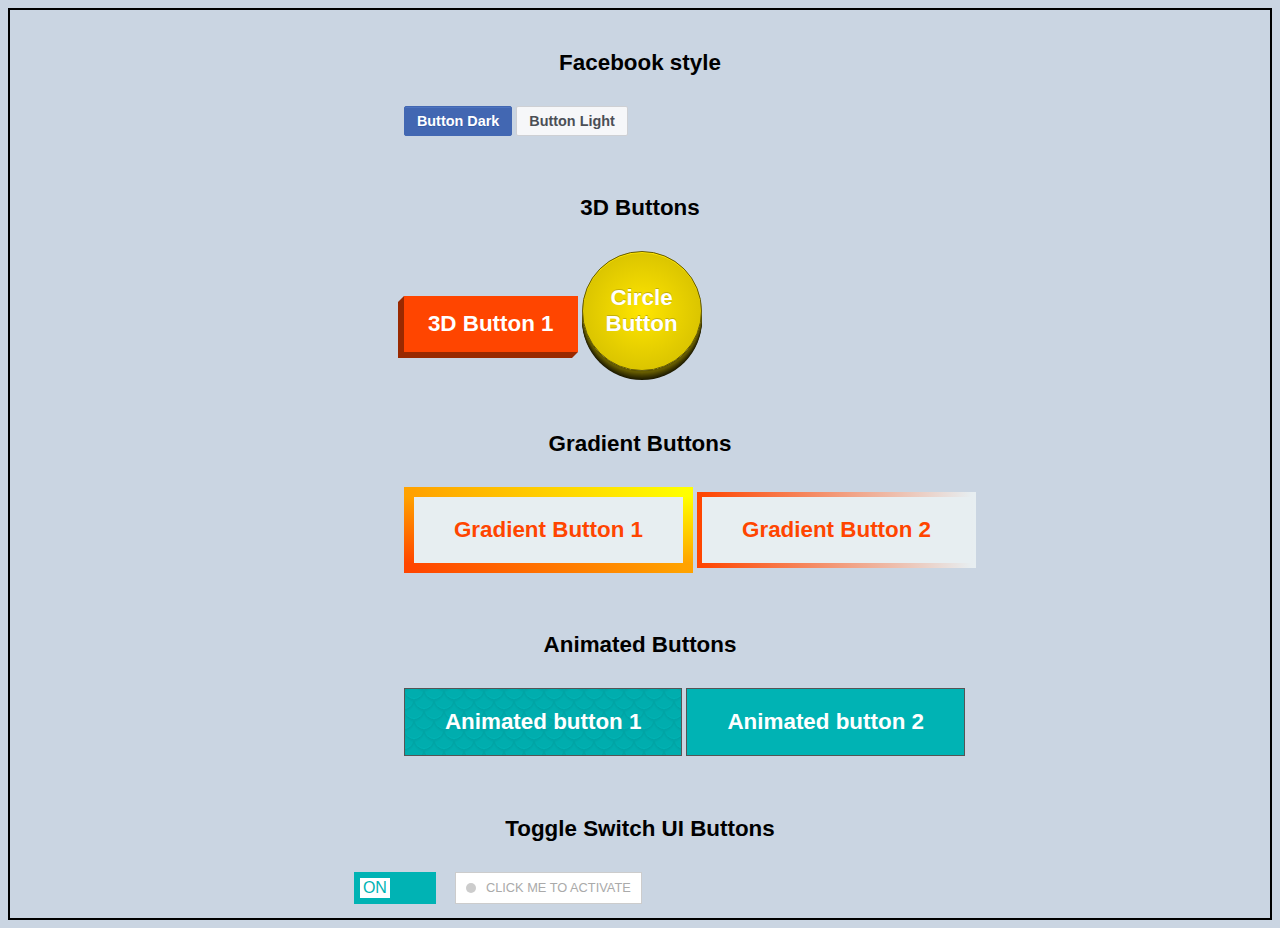
<file: Buttons/index.html>
<!DOCTYPE html>
<html lang="en">
<head>
    <meta charset="UTF-8">
    <meta http-equiv="X-UA-Compatible" content="IE=edge">
    <meta name="viewport" content="width=device-width, initial-scale=1.0">
    <title>Buttons</title>

    <link rel="stylesheet" href="style.css">
</head>
<body>
    <div class="container">

        <section >
            <h4>Facebook style</h4>
            <button type ="button" name="button" class="facebook-style-btn facebook-style-dark">Button Dark</button>

            <button type ="button" name="button" class="facebook-style-btn facebook-style-light">Button Light
            </button>
        </section>

        <section >
            <h4>3D Buttons</h4>
            <button type ="button" name="button" class="btn-3d-1">3D Button 1</button>

            <button type ="button" name="button" class="btn-3d-2">Circle Button
            </button>
        </section>

        <section >
            <h4>Gradient Buttons</h4>
            <button type ="button" name="button" class="grad-btn-1">Gradient Button 1</button>

            <button type ="button" name="button" class="grad-btn-2">Gradient Button 2
            </button>
        </section>

        <section>

            <h4>Animated Buttons</h4>
  
            <button type="button" name="button" class="animated-button-1">Animated button 1</button>
            
            <button type="button" name="button" class="animated-button-2">Animated button 2</button>
  
          </section>

          <section>

            <h4>Toggle Switch UI Buttons</h4>
  
            <label for="toggle1" class="toggle-1">
              <input type="checkbox" id="toggle1" class="toggle-1__input" />
              <span class="toggle-1__button"></span>
            </label>
  
            <label for="toggle2" class="toggle-2">
              <input type="checkbox" id="toggle2" class="toggle-2__input" />
              <span class="toggle-2__button">Click me to activate</span>
            </label>
          </section>
                

    </div>
    
</body>
</html>
</file>
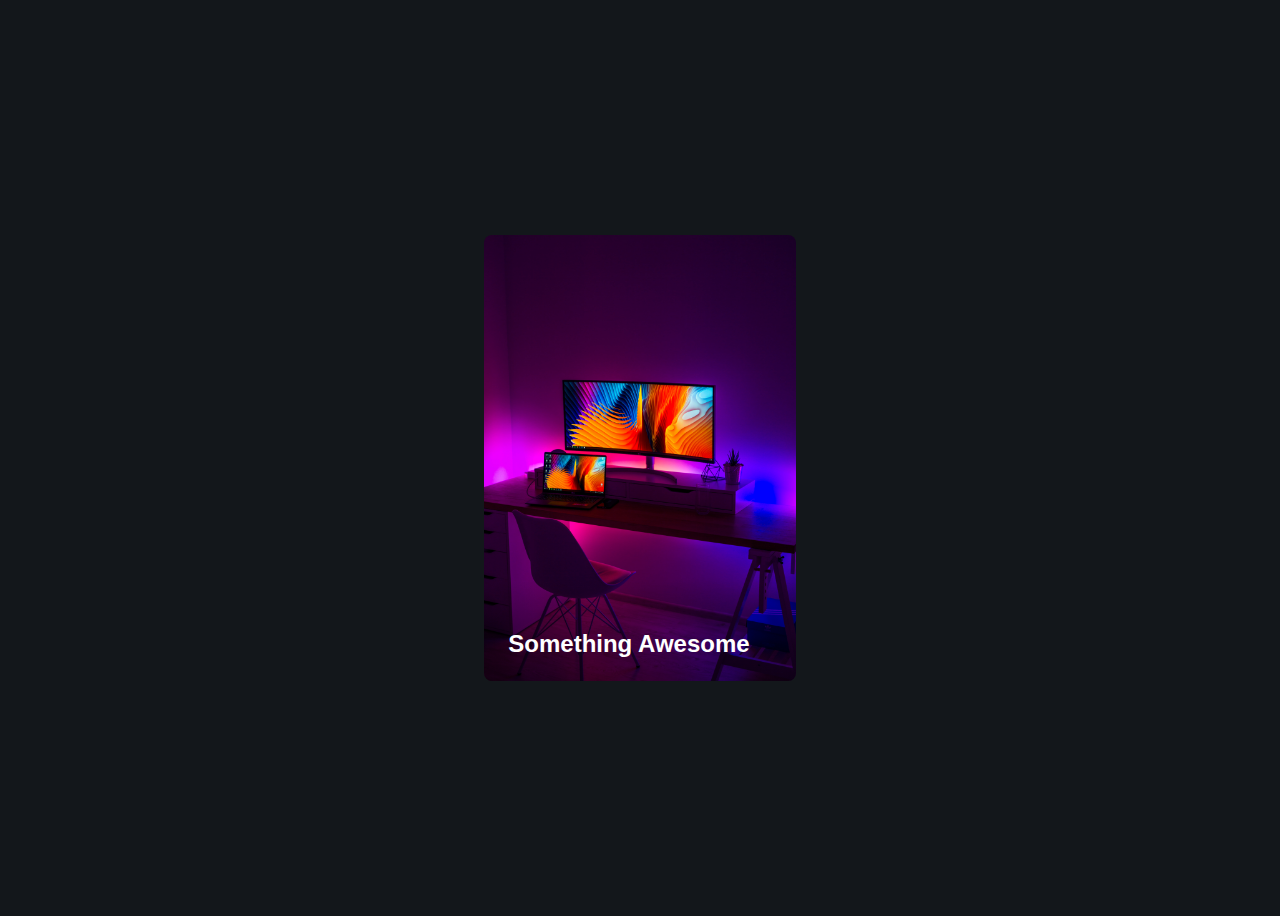
<file: Cards/index.html>
<!DOCTYPE html>
<html lang="en">
<head>
    <meta charset="UTF-8">
    <meta http-equiv="X-UA-Compatible" content="IE=edge">
    <meta name="viewport" content="width=device-width, initial-scale=1.0">
    <link rel="stylesheet" href="style.css">
    <title>Cards</title>
</head>
<body>
    <div class="card">
        <div class="card-content">

        <h2 class="card-title">Something Awesome </h2>

        <p class="card-body">Lorem ipsum dolor sit amet consectetur adipisicing elit. Possimus, optio tenetur excepturi eius harum quasi.</p>

        <a href="#" class="button">Learn More</a>

        </div>
    </div>
</body>
</html>
</file>
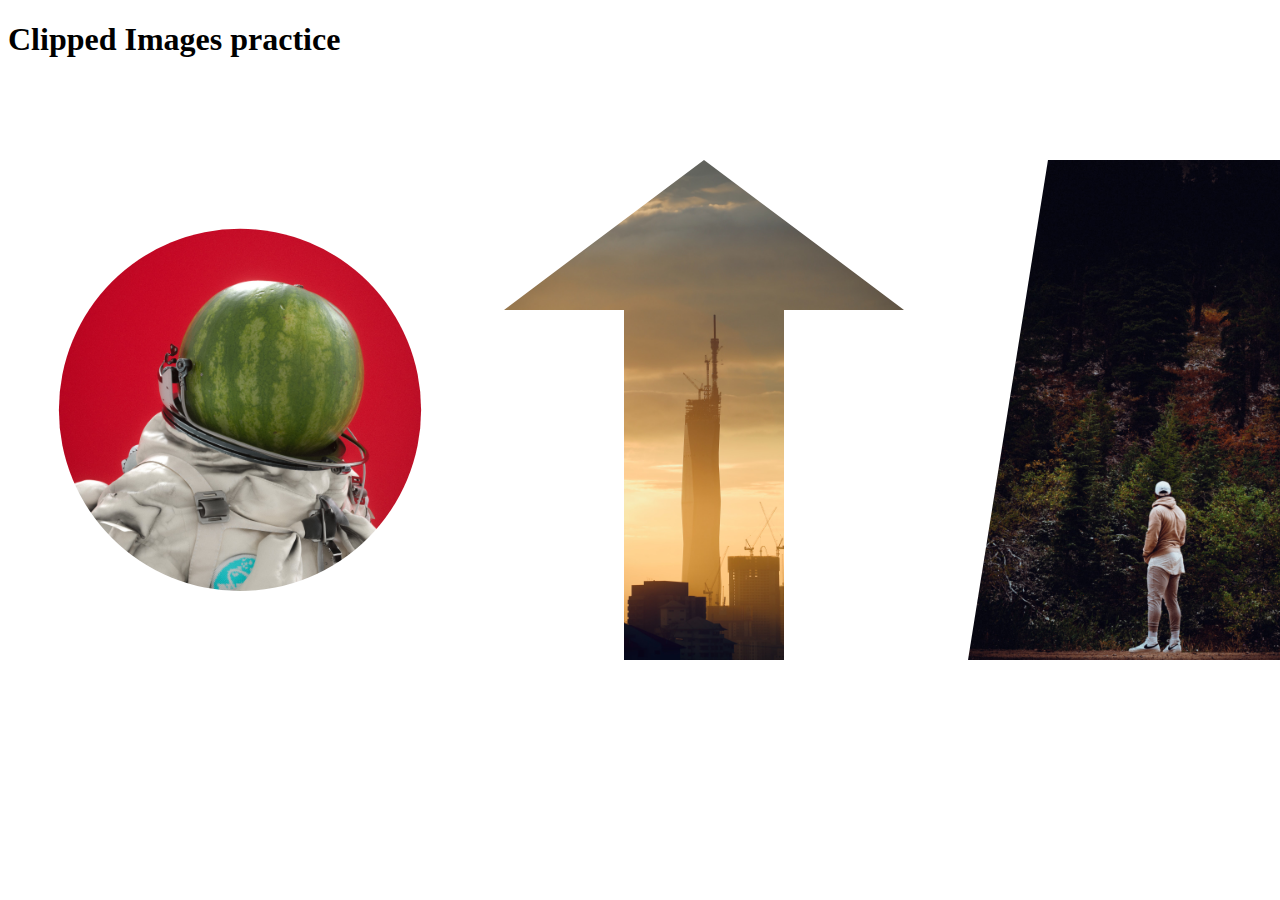
<file: Clipping-images/index.html>
<!DOCTYPE html>
<html lang="en">
<head>
    <meta charset="UTF-8">
    <meta http-equiv="X-UA-Compatible" content="IE=edge">
    <meta name="viewport" content="width=device-width, initial-scale=1.0">
    <title>Clipped Images</title>

    <link rel="stylesheet" href="style.css">
</head>
<body>
    <header>
        <h1>Clipped Images practice</h1>
    </header>

    <div class="content">

        <section>
            <img src="images/astronaut.jpg" alt="" class="image-1">
        </section>

        <section>
            <img src="images/building.jpg" alt="" class="image-2">
        </section>

        <section>
            <img src="images/forest.jpg" alt="" class="image-3">
        </section>

        <section>
            <img src="images/man.jpg" alt="" class="image-4">
        </section>
    </div>
</body>
</html>
</file>
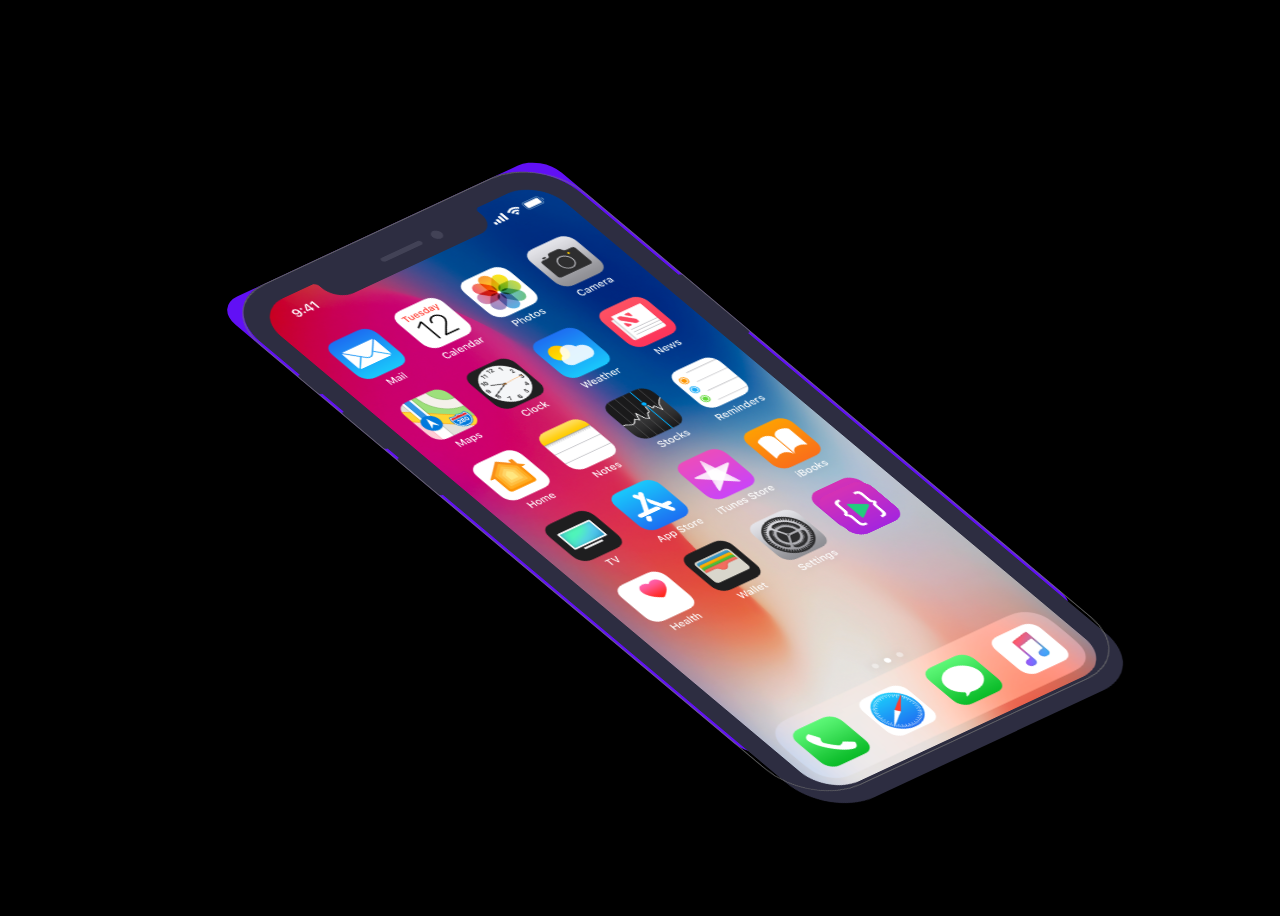
<file: Phone_project/index.html>
<!DOCTYPE html>
<html lang="en">
<head>
    <meta charset="UTF-8">
    <meta http-equiv="X-UA-Compatible" content="IE=edge">
    <meta name="viewport" content="width=device-width, initial-scale=1.0">
    <title>Document</title>
    <link rel="stylesheet" href="style.css">
</head>
<body>
    <div class="container" id="grad">
        <img src="4.png" alt="">
        <img src="5.png" alt="">
        <img src="5.png" alt="">
        <img src="5.png" alt="">
    </div>
    
</body>
</html5
</file>
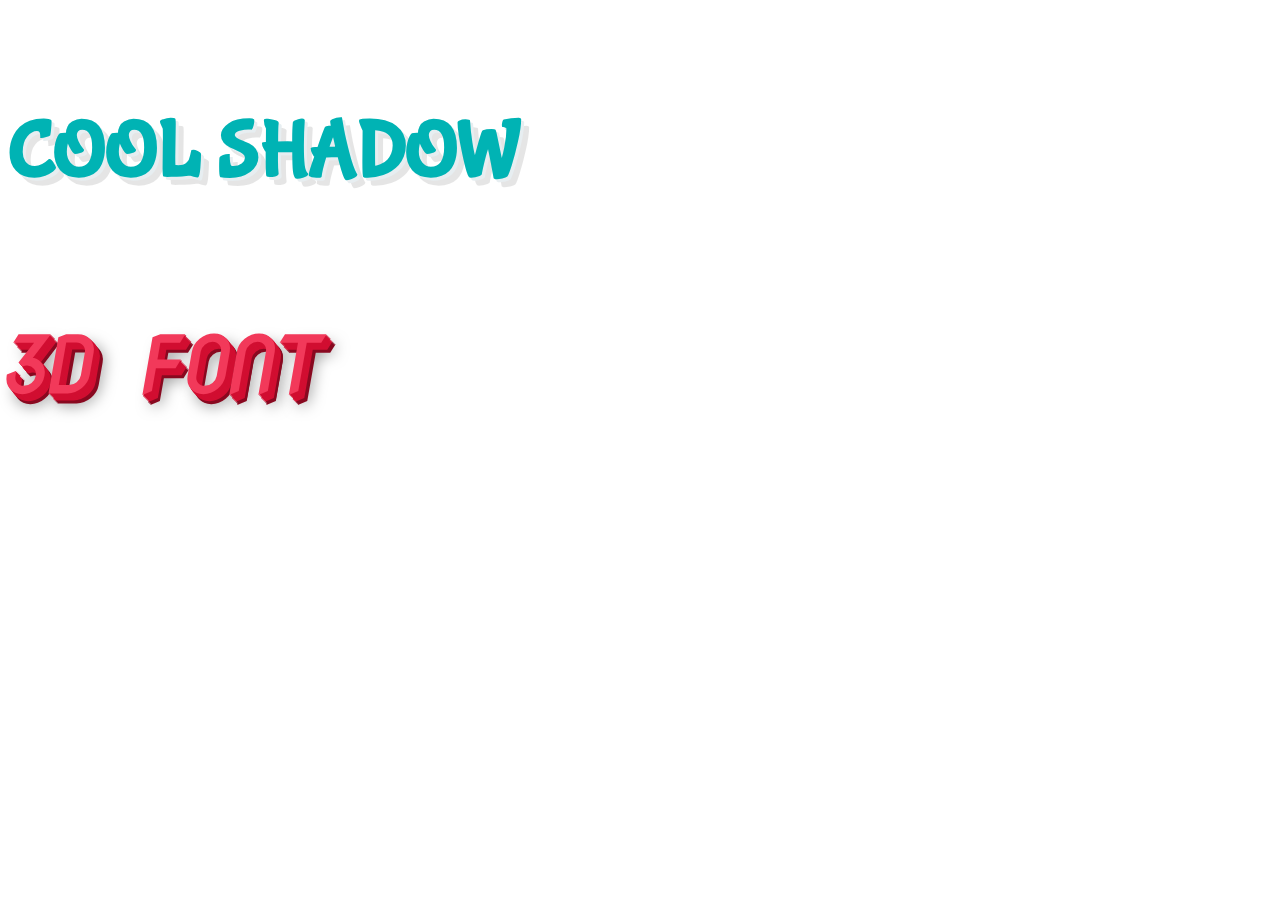
<file: Stylized-Font/index.html>
<!DOCTYPE html>
<html lang="en">
<head>
    <meta charset="UTF-8">
    <meta http-equiv="X-UA-Compatible" content="IE=edge">
    <meta name="viewport" content="width=device-width, initial-scale=1.0">
    <title>Stylized Fonts</title>
    <link rel="stylesheet" href="style.css">

    <link href="https://fonts.googleapis.com/css?family=Bubblegum+Sans|Nova+Mono|Roboto+Condensed" rel="stylesheet">
</head>
<body>
    <div class="content">
        <section>
            <h4 class="shadow-font">Cool Shadow</h4>
        </section>

        <section>
            <h4 class="threed-font">3D Font</h4>
        </section>
    </div>
</body>
</html>
</file>
<file: Buttons/style.css>
h4{
    text-align: center;
    font-family: 'Gill Sans', 'Gill Sans MT', Calibri, 'Trebuchet MS', sans-serif;
    font-size: 1.4rem;
}


body{
    display: flex;
    justify-content: center;
    
    /* align-items: center; */
    /* width: 100%; */
    background-color: #CAD5E2;
    border: 2px solid black;
    /* margin: 8px 50px 8px 50px; */
    padding: 10px;
}


button{
    
    left:50px;
    position: relative;
    margin: 0px 0px 30px 0px;
    cursor: pointer;
    font-weight: bold;
}
/* section{
    left: 40px;
} */

/* ************************
    Facebook Style button
*************************** */

.facebook-style-btn{
    border-radius: 2px;
    font-size: 0.9rem;
    padding: 6px 12px;
    cursor: pointer;
}

.facebook-style-dark{
    -moz-box-shadow:    inset 0px 1px 0px 0px #4d73bf;
    -webkit-box-shadow: inset 0px 1px 0px 0px #4d73bf;
    box-shadow: inset 0 1px 0 0 #4d73bf;
    background: #4267b2;
    border: solid 1px #4267b2;
    color: white;
    text-shadow: 0 1px 0 #3359a5;
}

    .facebook-style-dark:hover{
        background: #2b54a7;
    }

    .facebook-style-dark:active{
        background: #1d4698;
        border-color: #1d4698;
    }

.facebook-style-light{
    background: #f6f7f9;
    border: solid 1px #ced0d4;
    color: #4b4f56;
    cursor: pointer;
    font-size: 0.9rem;
    border-radius: 2px;
    padding: 6px 12px;
}

    .facebook-style-light:hover{
        background: #e9ebee;
    }

    .facebook-style-light:active{
        background: #d8dade;
        border-color: #d8dade;
    }



/* ************************
         3D Button 1
*************************** */

.btn-3d-1{
    position: relative;
  background: orangered;
  border: none;
  color: white;
  padding: 15px 24px;
  font-size: 1.4rem;
  box-shadow: -6px 6px 0 hsl(16, 100%, 30%);
  outline: none;
}

    .btn-3d-1:hover{
        background: hsl(16, 100%, 45%);
    }

    .btn-3d-1:active{
        background: hsl(16, 100%, 40%);
    top: 3px;
    left: -3px;
    box-shadow: -3px 3px 0 hsl(16, 100%, 30%); 
    }

    .btn-3d-1::before{
        position: absolute;
    display: block;
    content: "";
    height: 0;
    width: 0;
    
    border: solid 6px transparent;

    
    border-right: solid 6px hsl(16, 100%, 30%);

    
    border-left-width: 0px;

    background: none;
    top: 0px;

    
    left: -6px;
    }

    .btn-3d-1::after{
        position: absolute;
    display: block;
    content: "";
    height: 0;
    width: 0;
    border: solid 6px transparent;
    border-top: solid 6px hsl(16, 100%, 30%);
    border-bottom-width: 0px;
    background: none;
    right: 0;
    bottom: -6px;
    }

    .btn-3d-1:active::before{
        border: solid 3px transparent;
      border-right: solid 3px hsl(16, 100%, 30%);
      border-left-width: 0px;
      left: -3px;
    }
    
    .btn-3d-1:active::after{
        border: solid 3px transparent;
      border-top: solid 3px hsl(16, 100%, 30%);
      border-bottom-width: 0px;
      bottom: -3px;
    }


/* ************************
         3D Button 2
*************************** */

.btn-3d-2{
    position: relative;
    background:  #ecd300;
    background: -webkit-radial-gradient(hsl(54, 100%, 50%), hsl(54, 100%, 40%));
    background: -o-radial-gradient(hsl(54, 100%, 50%), hsl(54, 100%, 40%));
    background: -moz-radial-gradient(hsl(54, 100%, 50%), hsl(54, 100%, 40%));
    background: radial-gradient(hsl(54, 100%, 50%), hsl(54, 100%, 40%));

    font-size:  1.4rem;
    text-shadow: 0 -1px 0 #c3af07;
    color: white;
    border: solid 1px hsl(54, 100%, 20%);
    border-radius: 100%;
    height: 120px;
    width: 120px;
    z-index: 4;
    outline: none;

    box-shadow: inset 0 1px 0 hsl(54, 100%, 50%),
    0 2px 0 hsl(54, 100%, 20%),
    0 3px 0 hsl(54, 100%, 18%),
    0 4px 0 hsl(54, 100%, 16%),
    0 5px 0 hsl(54, 100%, 14%),
    0 6px 0 hsl(54, 100%, 12%),
    0 7px 0 hsl(54, 100%, 10%),
    0 8px 0 hsl(54, 100%, 8%),
    0 9px 0 hsl(54, 100%, 6%);;
}

    .btn-3d-2:hover{
        background: #ecd300;

        background: -webkit-radial-gradient(hsl(54, 100%, 45%), hsl(54, 100%, 35%));
    background: -o-radial-gradient(hsl(54, 100%, 45%), hsl(54, 100%, 35%));
    background: -moz-radial-gradient(hsl(54, 100%, 45%), hsl(54, 100%, 35%));
    background: radial-gradient(hsl(54, 100%, 45%), hsl(54, 100%, 35%));

    }

    .btn-3d-2:active{
        background: #ecd300;

        background: -webkit-radial-gradient(hsl(54, 100%, 43%), hsl(54, 100%, 33%));
    background: -o-radial-gradient(hsl(54, 100%, 43%), hsl(54, 100%, 33%));
    background: -moz-radial-gradient(hsl(54, 100%, 43%), hsl(54, 100%, 33%));
    background: radial-gradient(hsl(54, 100%, 43%), hsl(54, 100%, 33%));

    top: 2px;
    
    box-shadow: inset 0 1px 0 hsl(54, 100%, 50%),
                0 2px 0 hsl(54, 100%, 20%),
                0 3px 0 hsl(54, 100%, 18%),
                0 4px 0 hsl(54, 100%, 16%),
                0 5px 0 hsl(54, 100%, 14%),
                0 6px 0 hsl(54, 100%, 12%),
                0 7px 0 hsl(54, 100%, 10%);
    }



/* ************************
        Gradient Button 1
*************************** */

.grad-btn-1{
    position: relative;
    z-index: 1;
    padding: 20px 40px;
    display: inline-block;
    font-size: 1.4rem;
    box-sizing: border-box;

    background-color: #e7eef1;
    border: solid 10px transparent;
    border-image: linear-gradient(to top right, orangered, yellow);
    border-image-slice: 1;
    color: orangered;
    transition: all 0.3s ease-in-out;
}

    .grad-btn-1:hover{
        background-size: 100%;
        background-image: linear-gradient(to top right, orangered, yellow);
        color: white;
    }


/* ************************
        Gradient Button 2
*************************** */

.grad-btn-2{
    position: relative;
    z-index: 1;
    padding: 20px 40px;
    display: inline-block;
    font-size: 1.4rem;
    box-sizing: border-box;

    background-color: #e7eef1;
    border: solid 5px transparent;
    border-image: linear-gradient(to right, orangered, transparent);
    border-image-slice: 1;
    color: orangered;
    transition: all 0.3s ease-in-out;
}

    .grad-btn-2:hover{
        
        background-image: linear-gradient(to right, orangered, transparent);
        color: white;
        border-right-style: none;
    }



/* ************************
        Animated Button 1
*************************** */

.animated-button-1{
    position: relative;
    display: inline-block;
    padding: 20px 40px;
    font-size: 1.4rem;
    background-color: #00b3b4;

    background-image: url(pattern.png);
    background-size: 40px 40px;
    border: solid 1px #555;
    color: white;
    transition: all ease 0.3s;
}

    .animated-button-1:hover{
        animation: loading-button-animation 2s linear infinite;
    }

    @keyframes loading-button-animation {
        from{
            background-position: 0 0;
        }
        to{
            background-position: 40px 0;
        }
    }



/* ************************
        Animated Button 2
*************************** */



.animated-button-2{
    position: relative;
    display: inline-block;
    padding: 20px 40px;
    font-size: 1.4rem;
    background-color: #00b3b4;

        
    background-size: 40px 40px;
    border: solid 1px #555;
    color: white;
    transition: all ease 0.3s;
    }

    .animated-button-2::after{
        position: absolute;
        top: 29%;
        right: 0.6em;
        content: "»";
        transition: all ease-in 0.3s;
        opacity: 0;
    }

    .animated-button-2:hover{
        padding: 20px 60px 20px 20px;
    }

    .animated-button-2:hover::after{
        right: 1.2em;
        opacity: 1;
    }



/* ************************
        Toggle Button 1
*************************** */

.toggle-1{
    font-family: Arial, Helvetica, sans-serif;
    display: inline-block;
    vertical-align: top;
    margin: 0 15px 0 0;
}

    .toggle-1__input{
        display: none;
    }

    .toggle-1__button{
        position: relative;
        display: inline-block;
        font-size: 1rem;
        line-height: 20px;
        text-transform: uppercase;
        background-color: #00b3b4;
        border: solid 1px #00b3b4;
        color: white;
        width: 80px;
        height: 30px;
        transition: all 0.3s ease;
        cursor: pointer;

    }

    .toggle-1__button::before{
        position: absolute;
        top: 5px;
        left: 5px;
        content: "on";
        display: inline-block;
        height: 20px;
        padding: 0 3px;
        background: white;
        color: #00b3b4;
        transition: all 0.3s ease;
    }

    .toggle-1__input:checked + .toggle-1__button{
        background: #f2395a;
        border: solid 1px #f2395a;
    }

    .toggle-1__input:checked + .toggle-1__button::before{
        left: 36px;
        content: "off";
        color: #f2395a;
        
    }



/* ************************
        Toggle Button 2
*************************** */


.toggle-2{
    font-family: Arial, Helvetica, sans-serif;
    font-size: 0.8rem;
    display: inline-block;
    vertical-align: top;
    margin: 0 15px 0 0;

}

    .toggle-2__input{
        display: none;
    }

    .toggle-2__button{
        position: relative;
        display: inline-block;
        line-height: 20px;
        text-transform: uppercase;
        background: white;
        color: #aaa;
        border: solid 1px #ccc;
        padding: 5px 10px 5px 30px;
        transition: all 0.3s ease;
        cursor: pointer;
    }

    .toggle-2__button::before{
        position: absolute;
        top: 10px;
        left: 10px;
        display: inline-block;
        width: 10px;
        height: 10px;
        background: #ccc;
        content: "";
        transition: all 0.3s ease;
        border-radius: 100%;
    }

    .toggle-2__input:checked + .toggle-2__button{
        background: #00b3b4;
        border-color: #00b3b4;
        color: white;
    }

    .toggle-1__input:checked + .toggle-1__button::before{
        background-color: white;
    }
</file>
<file: Cards/style.css>
:root{
    --clr-neutral-900: hsl(207, 19%, 9%);
    --clr-neutral-100: hsl(0, 0%, 100%);
    --clr-neutral-400: hsl(142, 90%, 61%);
}

*,
*::before,
*::after{
    box-sizing: border-box;
}

body{
    display: grid;
    min-height: 100vh;
    place-items: center;
    line-height: 1.6;
    background: var(--clr-neutral-900);
    font-family: sans-serif;
}


.card{
    color: var(--clr-neutral-100);
    background-image: url(images/setup.jpg);
    background-size: cover;
    padding: 10rem 0 0;
    max-width: 35ch;
    border-radius: 0.5rem;
    overflow: hidden;

    transition: transform 500ms ease;
}

.card:hover,
.card:focus-within{
    transform: scale(1.05);
}


.card-content{
    --padding: 1.5rem;
    padding: var(--padding);

    background: linear-gradient(
        hsl(0 0% 0% / 0),
        hsl(20 0% 0% / 0.3) 20%,
        hsl(0 0% 0% / 1)
    );

    
}



.card-title{
    position: relative;
    width: max-content;
    max-width: 100%;
}

.card-body{
    color: rgb(255 255 255 / 0.85);
}


.card-title::after{
    content: "";
    position: absolute;
    height: 4px;
    left: calc(var(--padding) * -1);
    bottom: -2px;
    
    width: calc(100% + var(--padding));
    background: var(--clr-neutral-400);
    

    transition: transform 500ms ease;
    transform-origin: left;
}

.card:hover .card-title::after,
.card:focus-within .card-title::after{
    transform: scaleX(1);
}


@media (hover) {
    .card-content{
    transform: translateY(65%);
    transition: transform 500ms ease;
    }

    .card:hover .card-content, 
.card:focus-within .card-content{
    transform: translateY(0);
    transition-delay: 500ms;
}

.card:focus-within .card-content{
    transition-duration: 0ms;
}

.card-content > * :not(.card-title){
    opacity: 0;
    transition: opacity 500ms linear;
}



.card:hover .card-content > * :not(.card-title),
.card:focus-within .card-content > * :not(.card-title){
    opacity: 1;
    transition-delay: 1000ms;
}

.card-title::after{
    transform: scale(0);
}
}



.button{
    cursor: pointer;
    display: inline-block;
    text-decoration: none;
    color: var(--clr-neutral-900);
    background-color: var(--clr-neutral-400);
    padding: 0.5em 1.25em;
    border-radius: 0.25em;
}

.button:hover,
.button:focus{
    background-color: var(--clr-neutral-100);
}


@media (prefers-reduced-motion: reduce)
{
    *,
    *::before,
    *::after{
        animation-duration: 0.01ms !important;
        animation-iteration-count: 1 !important;
        transition-duration: 0.01ms !important;
        scroll-behavior: auto !important;
        transition-delay: 0ms !important;
    }
}
</file>
<file: Clipping-images/style.css>
img{
    width: 400px;
}

section{
    padding: 5em 2em;
    flex: 33.33%;
}

.content{
    display: flex;
    /* justify-content: center ; */
    margin: 0 auto;
}

.image-1{
    clip-path: circle(40% at 50% 50%);
}

.image-2{
    clip-path: polygon(
                        30% 30%, 
                        0 30%, 
                        50% 0, 
                        100% 30%, 
                        70% 30%, 
                        70% 100%, 
                        30% 100%);
}

.image-3{
    clip-path: polygon(
                        20% 0%, 
                        80% 0%, 
                        100% 100%, 
                        0% 100%);
}

.image-4{
    clip-path: polygon(
                        20% 0%, 
                        0% 20%, 
                        30% 50%, 
                        0% 80%, 
                        20% 100%, 
                        50% 70%, 
                        80% 100%, 
                        100% 80%, 
                        70% 50%, 
                        100% 20%, 
                        80% 0%, 
                        50% 30%);
}
</file>
<file: Phone_project/style.css>
body{
    display: flex;
    justify-content: center;
    align-items: center;
    width: 100%;
    background-color: black;
    height: 100vh;
}

.container{
    position: relative;
    width: 360px;
    height: 640px;
    background: #6110f5;
    transform: rotate(-25deg) skew(25deg);
    transition: 0.5s;
    border-radius: 25px;
    
}


.container img{
    position: absolute;
    width: 100%;
    transition: 0.5s;
}

.container:hover img:nth-child(4){
    transform: translate(120px, -120px);
    opacity: 1;
}

.container:hover img:nth-child(3){
    transform: translate(80px, -80px);
    opacity: 0.7;
}

.container:hover img:nth-child(2){
    transform: translate(50px, -50px);
    opacity: 0.6;
}

.container:hover img:nth-child(1){
    transform: translate(30px, -30px);
    opacity: 1;
}
</file>
<file: Stylized-Font/style.css>
.shadow-font{
    font-size: 5rem;
    font-family: "Bubblegum Sans";
    position: relative;
    color: #00b3b4;
    text-transform: uppercase;
    text-shadow: 3px 3px 0px #e7eef1, 8px 8px 0 rgba(0, 0, 0, 0.1);
}


.threed-font{
    font-size: 5rem;
    font-family: "Nova Mono";
    position: relative;
    text-transform: uppercase;
    transform: rotate(5deg) skew(-5deg,-5deg);
    color: #f2395a;
    text-shadow:1px 1px #f2395a;
    
    transform-origin: center center;
    text-shadow:1px 1px #d10e31,
                2px 2px #d10e31,
                3px 3px #d10e31,
                4px 4px #d10e31,
                5px 5px #d10e31,
                6px 6px #d10e31,
                7px 7px #d10e31,
                8px 8px #890920,
                9px 9px #890920,
                10px 10px #890920,
                11px 11px 15px rgba(0, 0, 0, 0.5)
                
}
</file>
